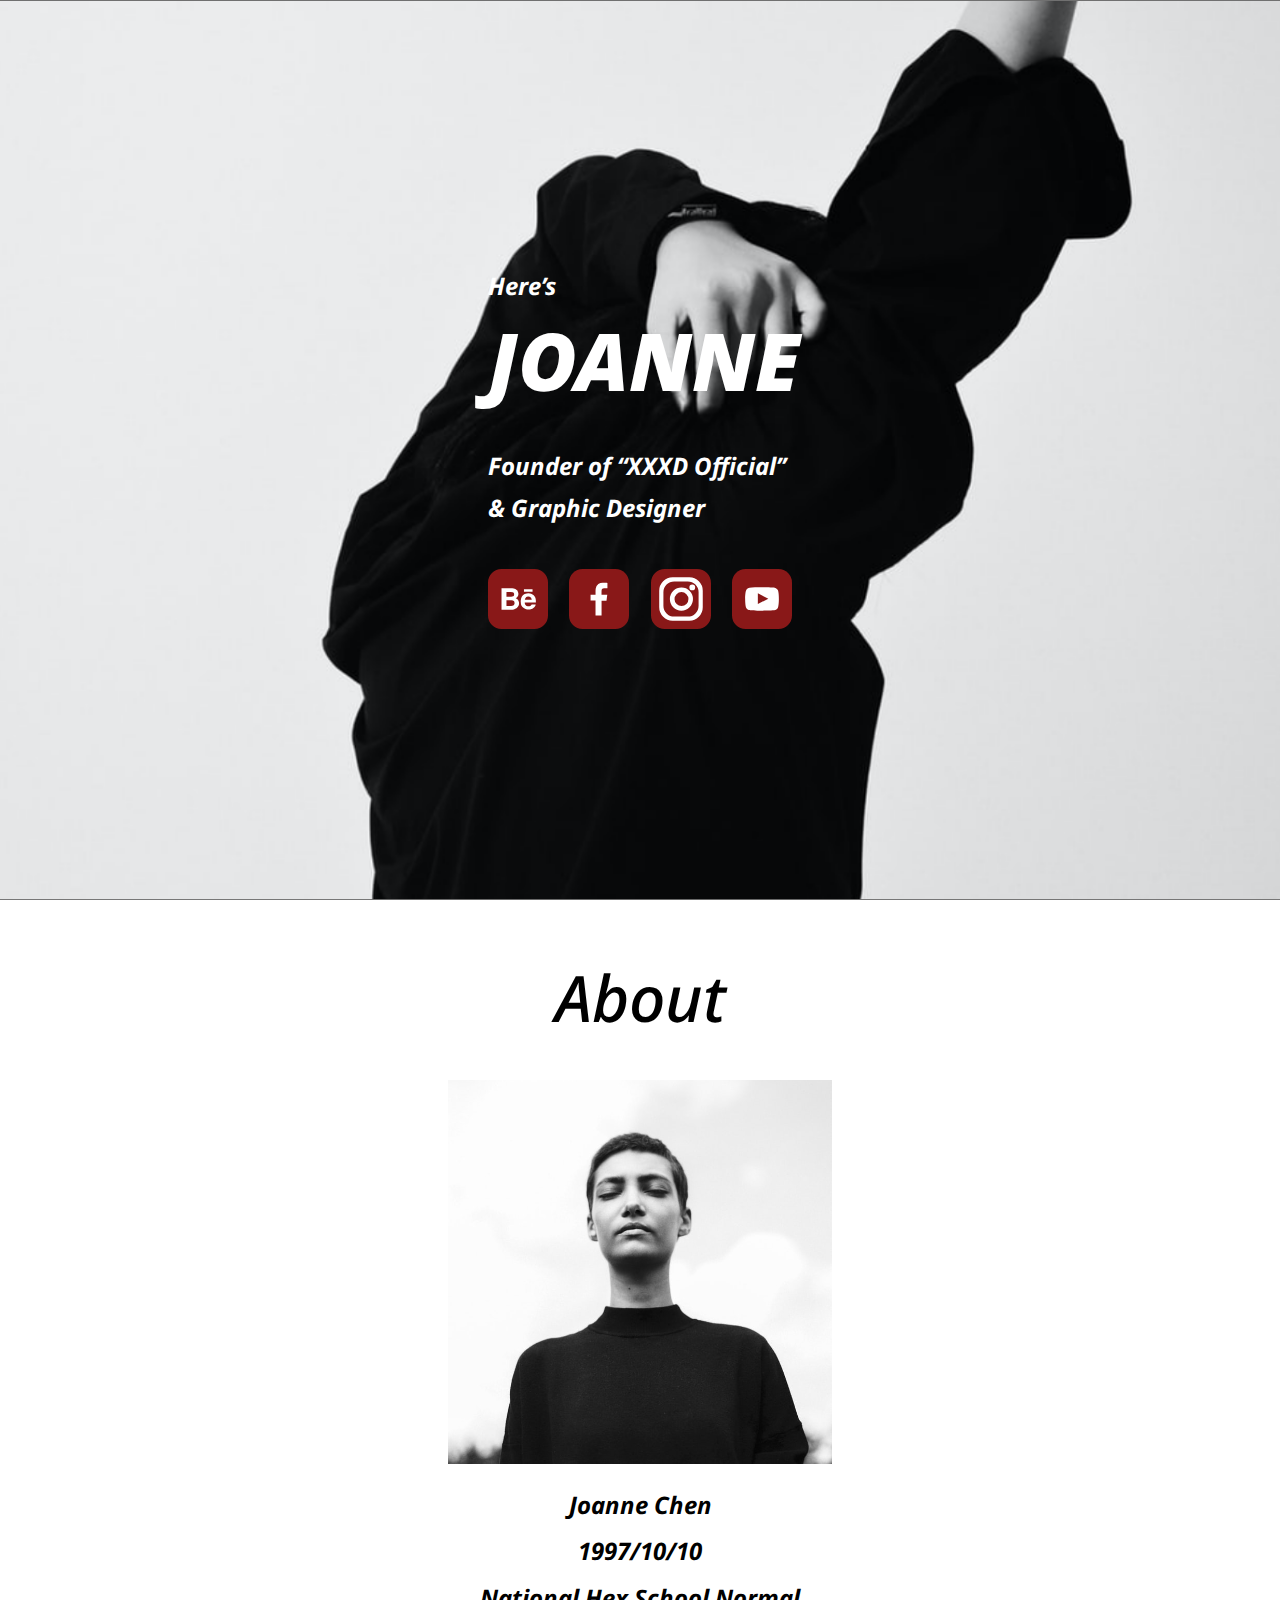
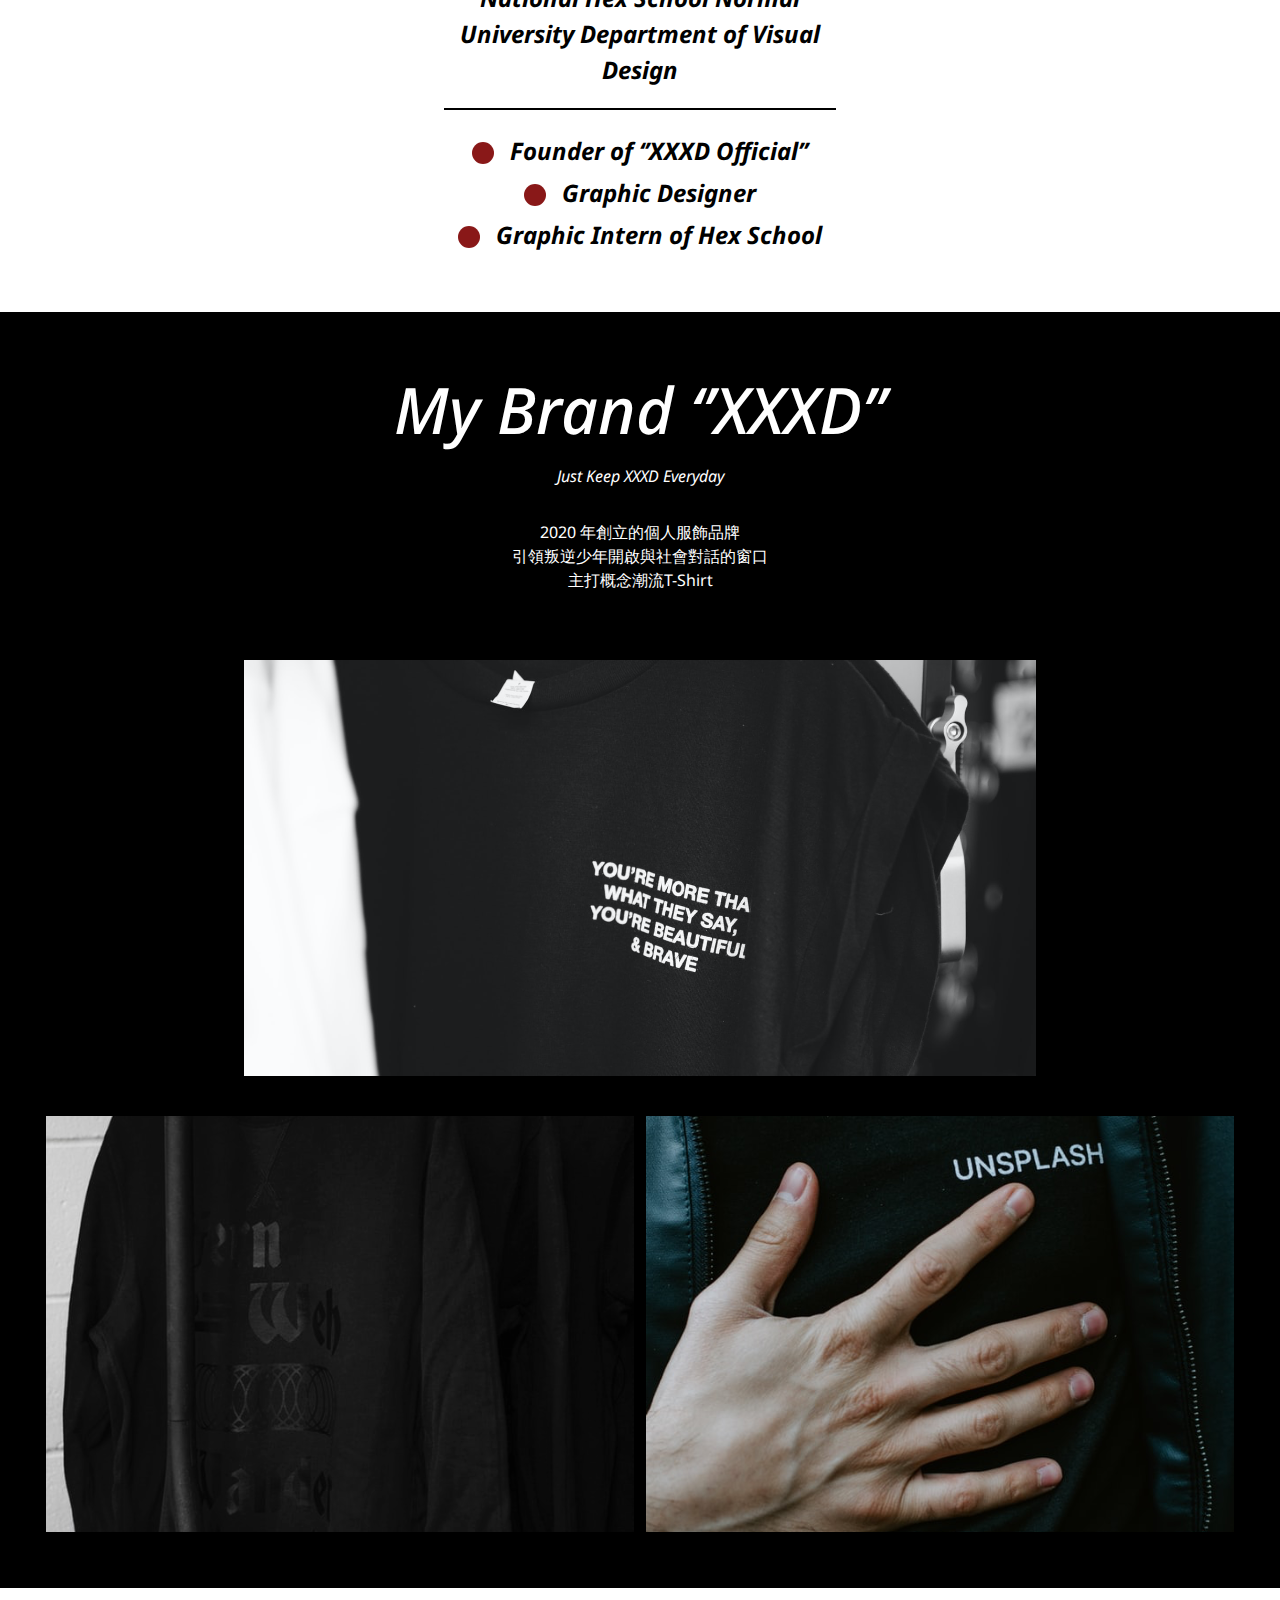
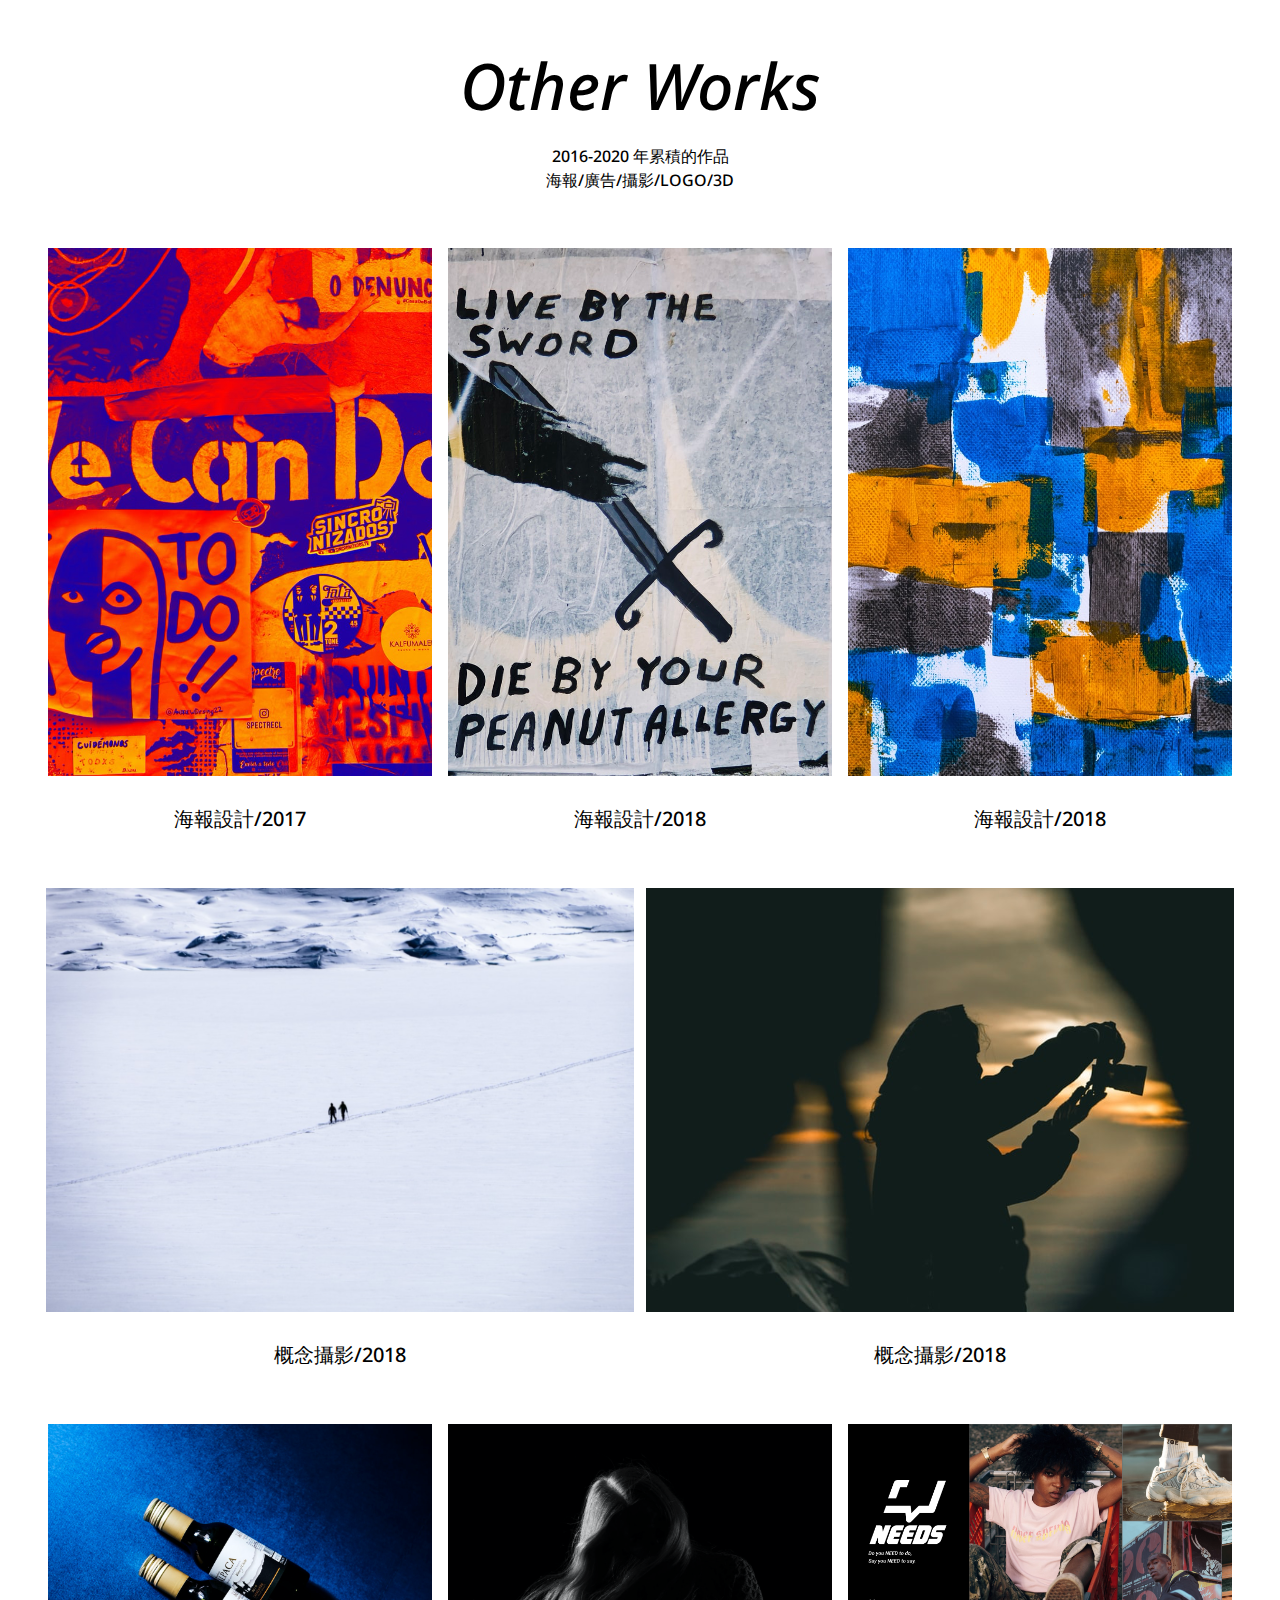
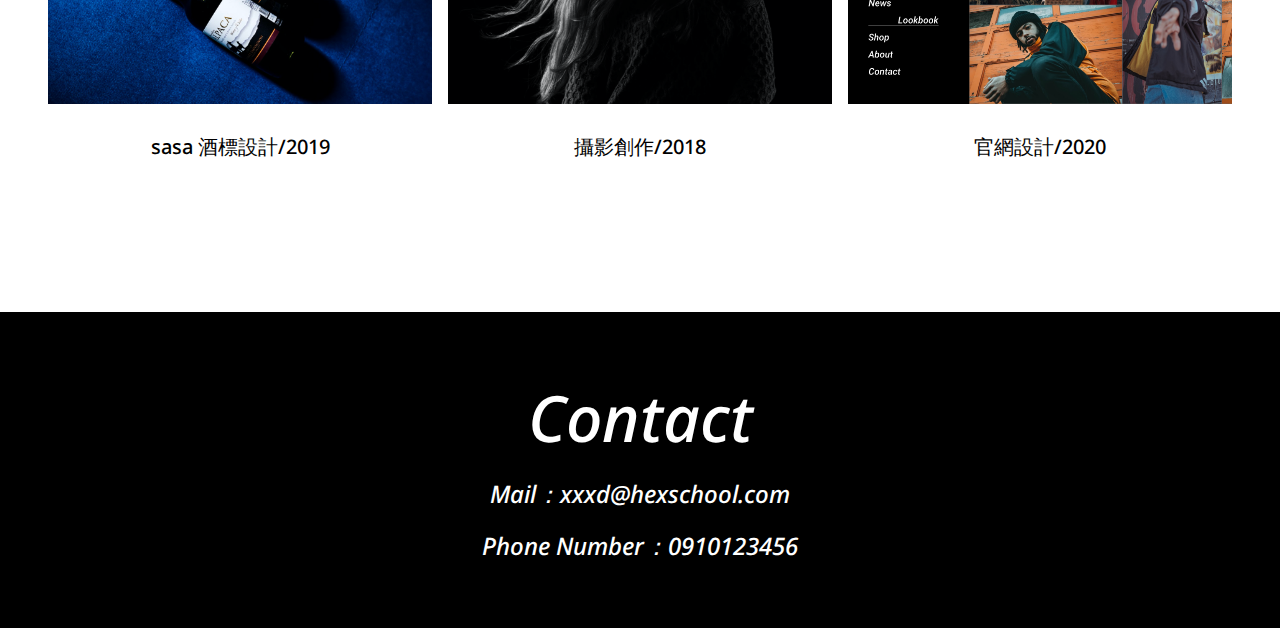
<file: index.html>
<!DOCTYPE html>
<html lang="en">

<head>
  <meta charset="UTF-8">
  <meta name="viewport" content="width=device-width, initial-scale=1.0">
  <meta http-equiv="X-UA-Compatible" content="ie=edge">
  <title>首頁</title>
  <link rel="stylesheet" href="./assets/style/reset.css">
  <link rel="stylesheet" href="./assets/style/all.css">
</head>

<body>
  <header class="header">
  </header>

  

<div class="banner">
  <div class='container'>
    <div class="banner-text">
      <p class='banner-subtitle '>Here’s</p>
      <h1 class='banner-title ' >JOANNE</h1>
      <p class='banner-subtitle '>Founder of “XXXD Official’’ & Graphic Designer</p>

      <ul class="social">
        <li class="social-item"><img src="./assets/images/behance.svg" alt=""></li>
        <li class="social-item"><img src="./assets/images/facebook.svg" alt=""></li>
        <li class="social-item"><img src="./assets/images/instagram.svg" alt=""></li>
        <li class="social-item"><img src="./assets/images/youtube.svg" alt=""></li>
      </ul>

    </div>
  </div>
</div>

<div class="about section">
  <h2>About</h2>
  
  <div class="container">
    <img src="./assets/images/photo.png" alt="" class="profile-pic">
    <ul class="profile">
      <li class="name">Joanne Chen</li>
      <li class="bday">1997/10/10</li>
      <li class="school">National Hex School Normal University Department of Visual Design</li>
    </ul>
    <hr>
    <ul class="exp">
      <li>Founder of ‘’XXXD Official’’</li>
      <li>Graphic Designer</li>
      <li>Graphic Intern of Hex School</li>
    </ul>

  </div>

</div>

<div class="my-brand section">
  <h2>My Brand ‘’XXXD’’</h2>
  <p class='subtitle-1'>Just Keep XXXD Everyday</p>
  <p class='subtitle-2'>2020 年創立的個人服飾品牌<br>引領叛逆少年開啟與社會對話的窗口<br>主打概念潮流T-Shirt</p>

  <div class="container">
    <img class="brand-1" src="assets/images/brand_img1.png" alt="">
    <img class="brand-2" src="assets/images/brand_img2.png" alt="">
    <img class="brand-3" src="assets/images/brand_img3.png" alt="">
  </div>

</div>

<div class="other-work section">
  <h2>Other Works</h2>
  
  <p class="subtitle">2016-2020 年累積的作品<br>海報/廣告/攝影/LOGO/3D</p>

  <div class="container">
    <div class="work work-1">
      <img src="./assets/images/work_img1.png" alt="" class="work-pic work-pic-1">
      <p class="work-title work-title-1">海報設計/2017</p>
    </div>
    <div class="work work-2">
      <img src="./assets/images/work_img2.png" alt="" class="work-pic work-pic-2">
      <p class="work-title work-title-2">海報設計/2018</p>
    </div>
    <div class="work work-3">
      <img src="./assets/images/work_img3.png" alt="" class="work-pic work-pic-3">
      <p class="work-title work-title-3">海報設計/2018</p>
    </div>
    <div class="work work-4">
      <img src="./assets/images/work_img4.png" alt="" class="work-pic work-pic-4">
      <p class="work-title work-title-4">概念攝影/2018</p>
    </div>
    <div class="work work-5">
      <img src="./assets/images/work_img5.png" alt="" class="work-pic work-pic-5">
      <p class="work-title work-title-5">概念攝影/2018</p>
    </div>
    <div class="work work-6">
      <img src="./assets/images/work_img6.png" alt="" class="work-pic work-pic-6">
      <p class="work-title work-title-6">sasa 酒標設計/2019</p>
    </div>
    <div class="work work-7">
      <img src="./assets/images/work_img7.png" alt="" class="work-pic work-pic-7">
      <p class="work-title work-title-7">攝影創作/2018</p>
    </div>
    <div class="work work-8">
      <img src="./assets/images/work_img8.png" alt="" class="work-pic work-pic-8">
      <p class="work-title work-title-8">官網設計/2020</p>
    </div>


  </div>

</div>

<div class="contact">
  <h2>Contact</h2>
  <p class="mail">Mail：xxxd@hexschool.com</p>
  <p class="mobile">Phone Number：0910123456</p>
</div>

  <footer class="footer">
  </footer>
  <script src="./assets/js/vendors.js"></script>
  <script src="./assets/js/all.js"></script>
</body>

</html>
</file>
<file: assets/style/all.css>
@import url("https://fonts.googleapis.com/css2?family=Noto+Sans:ital,wght@0,400;0,700;1,400;1,700&Roboto:ital,wght@0,100;0,300;0,400;0,500;0,700;0,900;1,100;1,300;1,400;1,500;1,700;1,900&display=swap");
html, body {
  -webkit-box-sizing: border-box;
          box-sizing: border-box;
  width: 100%;
  height: 100%; }

*, *:before, *:after {
  -webkit-box-sizing: inherit;
          box-sizing: inherit; }

html, body, div, span, applet, object, iframe, h1, h2, h3, h4, h5, h6, p, blockquote, pre, a, abbr, acronym, address, big, cite, code, del, dfn, em, img, ins, kbd, q, s, samp, small, strike, strong, sub, sup, tt, var, b, u, i, center, dl, dt, dd, ol, ul, li, fieldset, form, label, legend, table, caption, tbody, tfoot, thead, tr, th, td, article, aside, canvas, details, embed, figure, figcaption, footer, header, hgroup, menu, nav, output, ruby, section, summary, time, mark, audio, video {
  font-size: 16px;
  line-height: 24px;
  font-family: Roboto,'Noto Sans', "Helvetica Neue", Arial, Helvetica, sans-serif; }

h1 {
  font-size: 80px;
  line-height: 106px;
  font-weight: 900; }

h2 {
  font-weight: 500;
  font-size: 64px;
  line-height: 84px;
  font-style: italic; }

.container {
  width: 1200px;
  margin: 0 auto;
  display: -webkit-box;
  display: -ms-flexbox;
  display: flex;
  -ms-flex-wrap: wrap;
      flex-wrap: wrap; }

.section {
  padding: 56px 0; }

.flex-row {
  display: -webkit-box;
  display: -ms-flexbox;
  display: flex;
  -webkit-box-orient: horizontal;
  -webkit-box-direction: normal;
      -ms-flex-direction: row;
          flex-direction: row; }

.flex-column {
  display: -webkit-box;
  display: -ms-flexbox;
  display: flex;
  -webkit-box-orient: vertical;
  -webkit-box-direction: normal;
      -ms-flex-direction: column;
          flex-direction: column; }

.flex-column.reverse {
  -webkit-box-orient: vertical;
  -webkit-box-direction: reverse;
      -ms-flex-direction: column-reverse;
          flex-direction: column-reverse; }

.justify-content-center {
  -webkit-box-pack: center;
      -ms-flex-pack: center;
          justify-content: center; }

.align-item-center {
  -webkit-box-align: center;
      -ms-flex-align: center;
          align-items: center; }

.banner {
  height: 100%;
  background-image: url("../images/banner.png");
  background-position: center;
  background-repeat: no-repeat;
  background-size: cover; }
  .banner .container {
    height: 100%;
    -webkit-box-pack: center;
        -ms-flex-pack: center;
            justify-content: center;
    -webkit-box-align: center;
        -ms-flex-align: center;
            align-items: center; }
    .banner .container .banner-text {
      color: #fff;
      font-style: italic;
      max-width: 304px; }
      .banner .container .banner-text .banner-title {
        margin-bottom: 32px; }
      .banner .container .banner-text .banner-subtitle {
        font-size: 24px;
        line-height: 42px;
        font-weight: bold; }
    .banner .container .social {
      display: -webkit-box;
      display: -ms-flexbox;
      display: flex;
      -webkit-box-pack: justify;
          -ms-flex-pack: justify;
              justify-content: space-between;
      margin-top: 40px; }

.about {
  text-align: center; }
  .about .container {
    max-width: 412px;
    margin-top: 40px;
    -webkit-box-orient: vertical;
    -webkit-box-direction: normal;
        -ms-flex-direction: column;
            flex-direction: column;
    -webkit-box-align: center;
        -ms-flex-align: center;
            align-items: center; }
    .about .container .profile-pic {
      width: 384px;
      height: auto; }
    .about .container li {
      font-size: 24px;
      line-height: 42px;
      font-weight: bold;
      font-style: italic; }
    .about .container .profile {
      margin-top: 20px; }
      .about .container .profile .name {
        margin-bottom: 4px; }
      .about .container .profile .bday {
        margin-bottom: 8px; }
      .about .container .profile .school {
        line-height: 36px; }
    .about .container .exp li::before {
      content: " ";
      display: inline-block;
      background-color: #891818;
      width: 22px;
      height: 22px;
      border-radius: 50%;
      margin-right: 16px;
      vertical-align: middle; }
    .about .container hr {
      width: 95%;
      margin: 20px 0;
      border: 1px solid black; }

.my-brand {
  text-align: center;
  background: #000;
  color: #fff; }
  .my-brand .subtitle-1 {
    font-style: italic;
    margin-top: 12px;
    margin-bottom: 32px; }
  .my-brand .container {
    margin-top: 28px;
    -ms-flex-pack: distribute;
        justify-content: space-around; }
    .my-brand .container .brand-1 {
      width: 66%; }
    .my-brand .container .brand-2, .my-brand .container .brand-3 {
      width: 49%; }
    .my-brand .container img {
      margin-top: 40px; }

.other-work {
  text-align: center;
  padding-bottom: 144px; }
  .other-work .subtitle {
    margin-top: 16px;
    margin-bottom: 8px;
    font-weight: 500; }
  .other-work .container {
    -ms-flex-pack: distribute;
        justify-content: space-around; }
    .other-work .container .work {
      width: 32%; }
      .other-work .container .work .work-pic {
        margin-top: 48px; }
      .other-work .container .work .work-title {
        font-size: 20px;
        line-height: 42px;
        font-weight: 500;
        margin-top: 16px; }
    .other-work .container .work-4, .other-work .container .work-5 {
      width: 49%; }

.contact {
  text-align: center;
  background: #000;
  color: #fff;
  padding: 64px 0; }
  .contact p {
    font-size: 24px;
    line-height: 36px;
    font-weight: 500;
    font-style: italic;
    margin-top: 16px; }

/*# sourceMappingURL=all.css.map */
</file>
